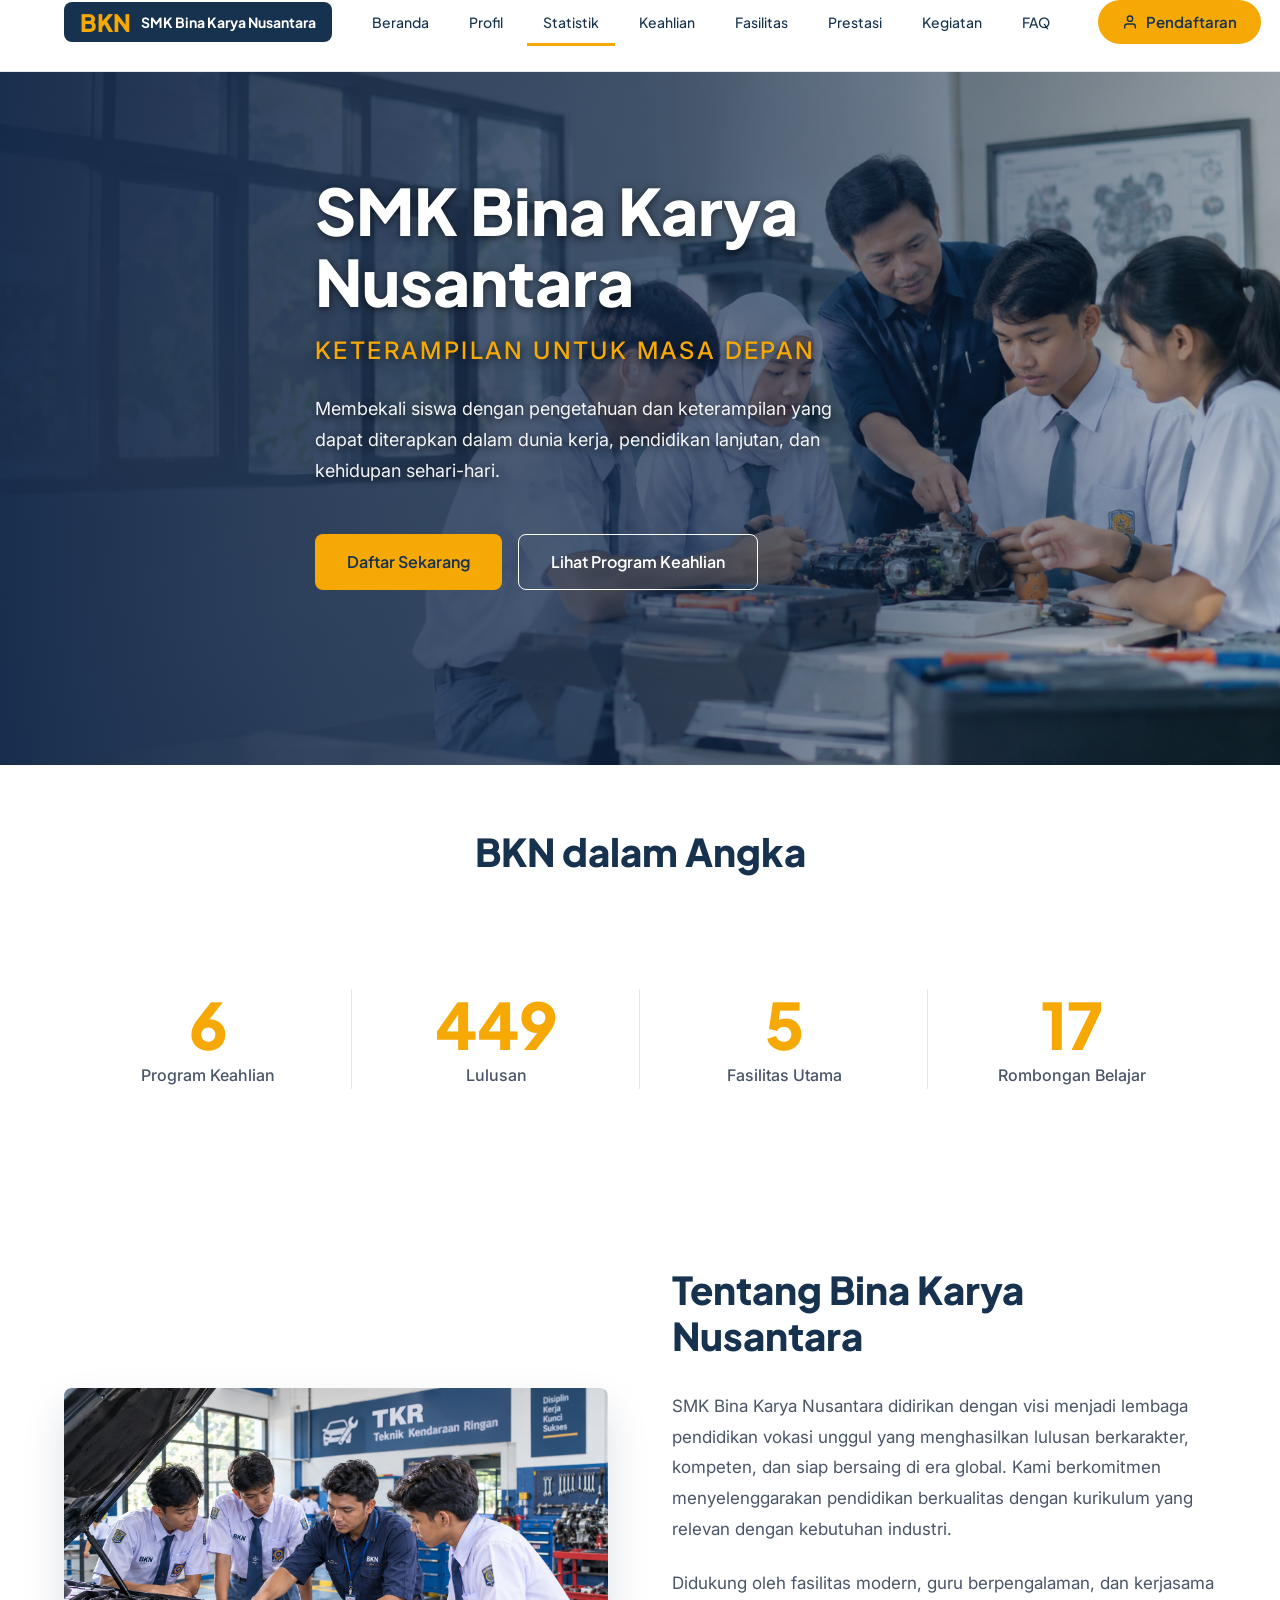
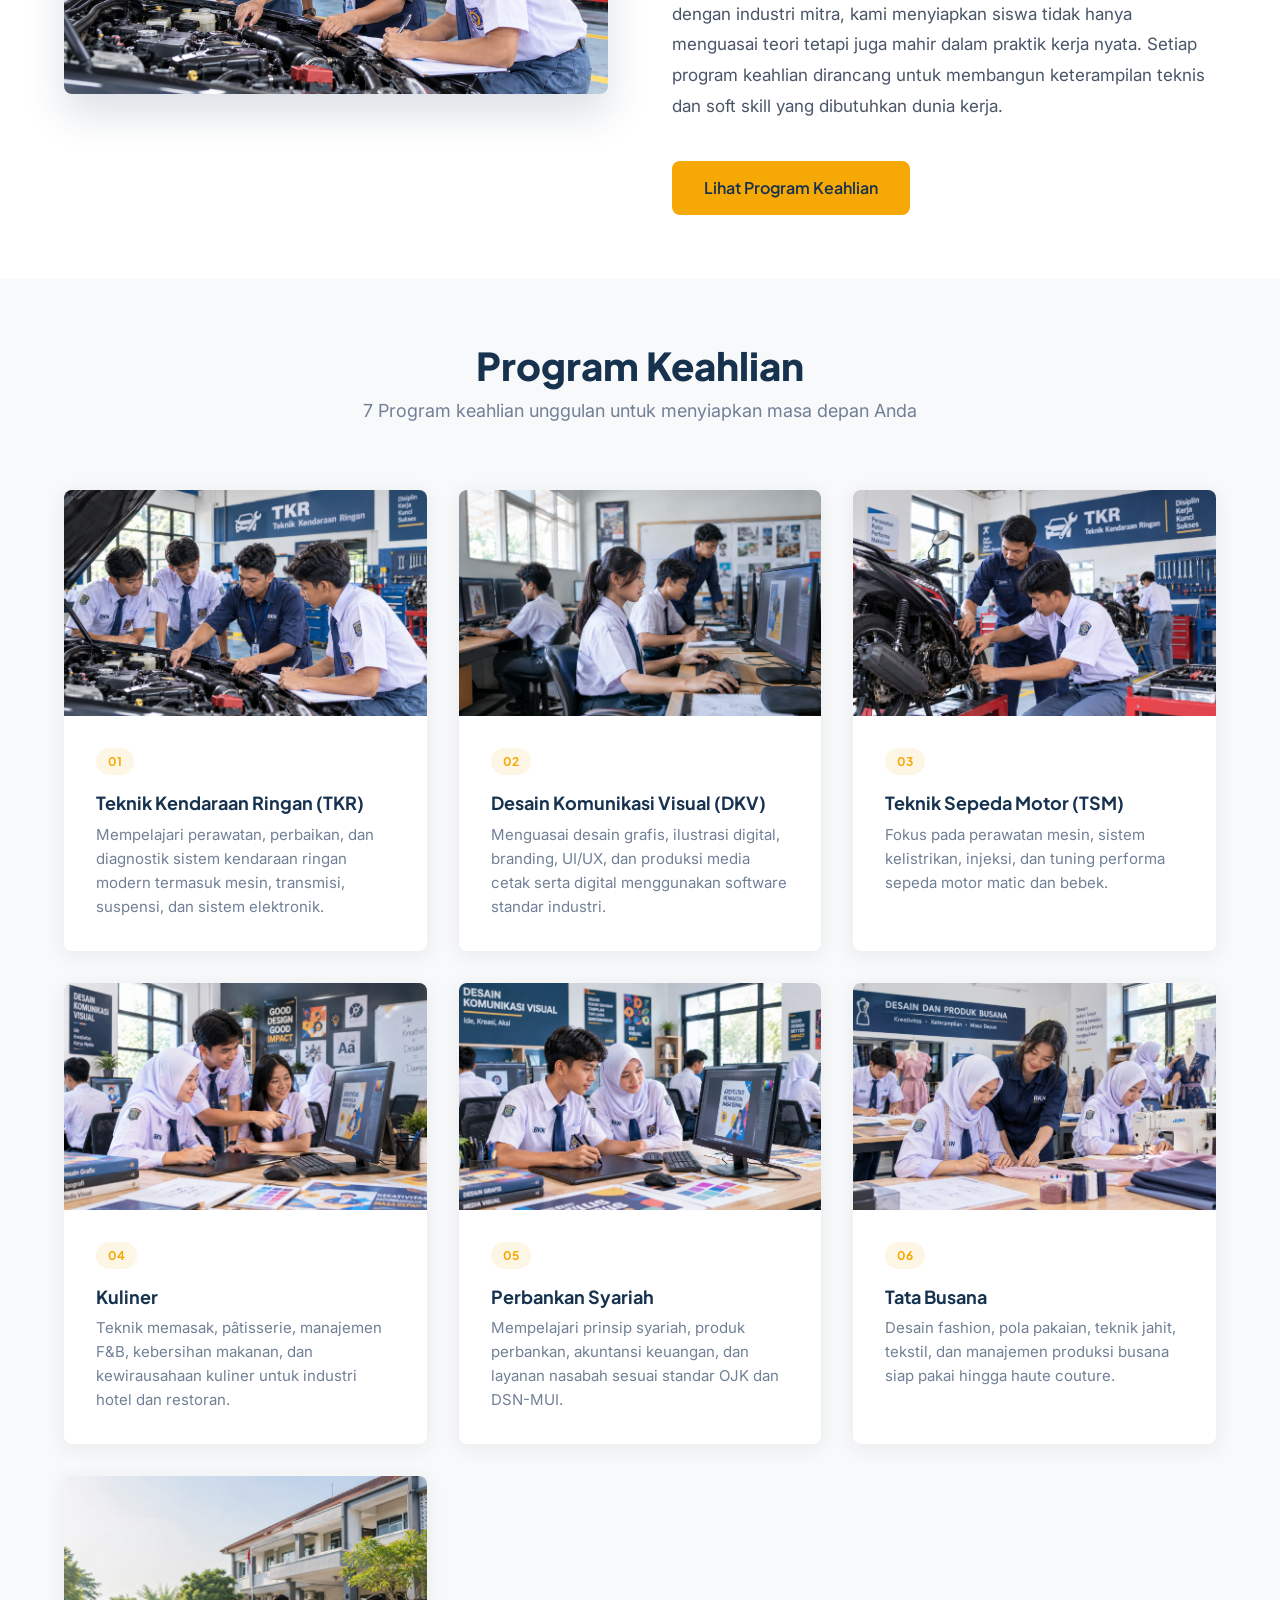
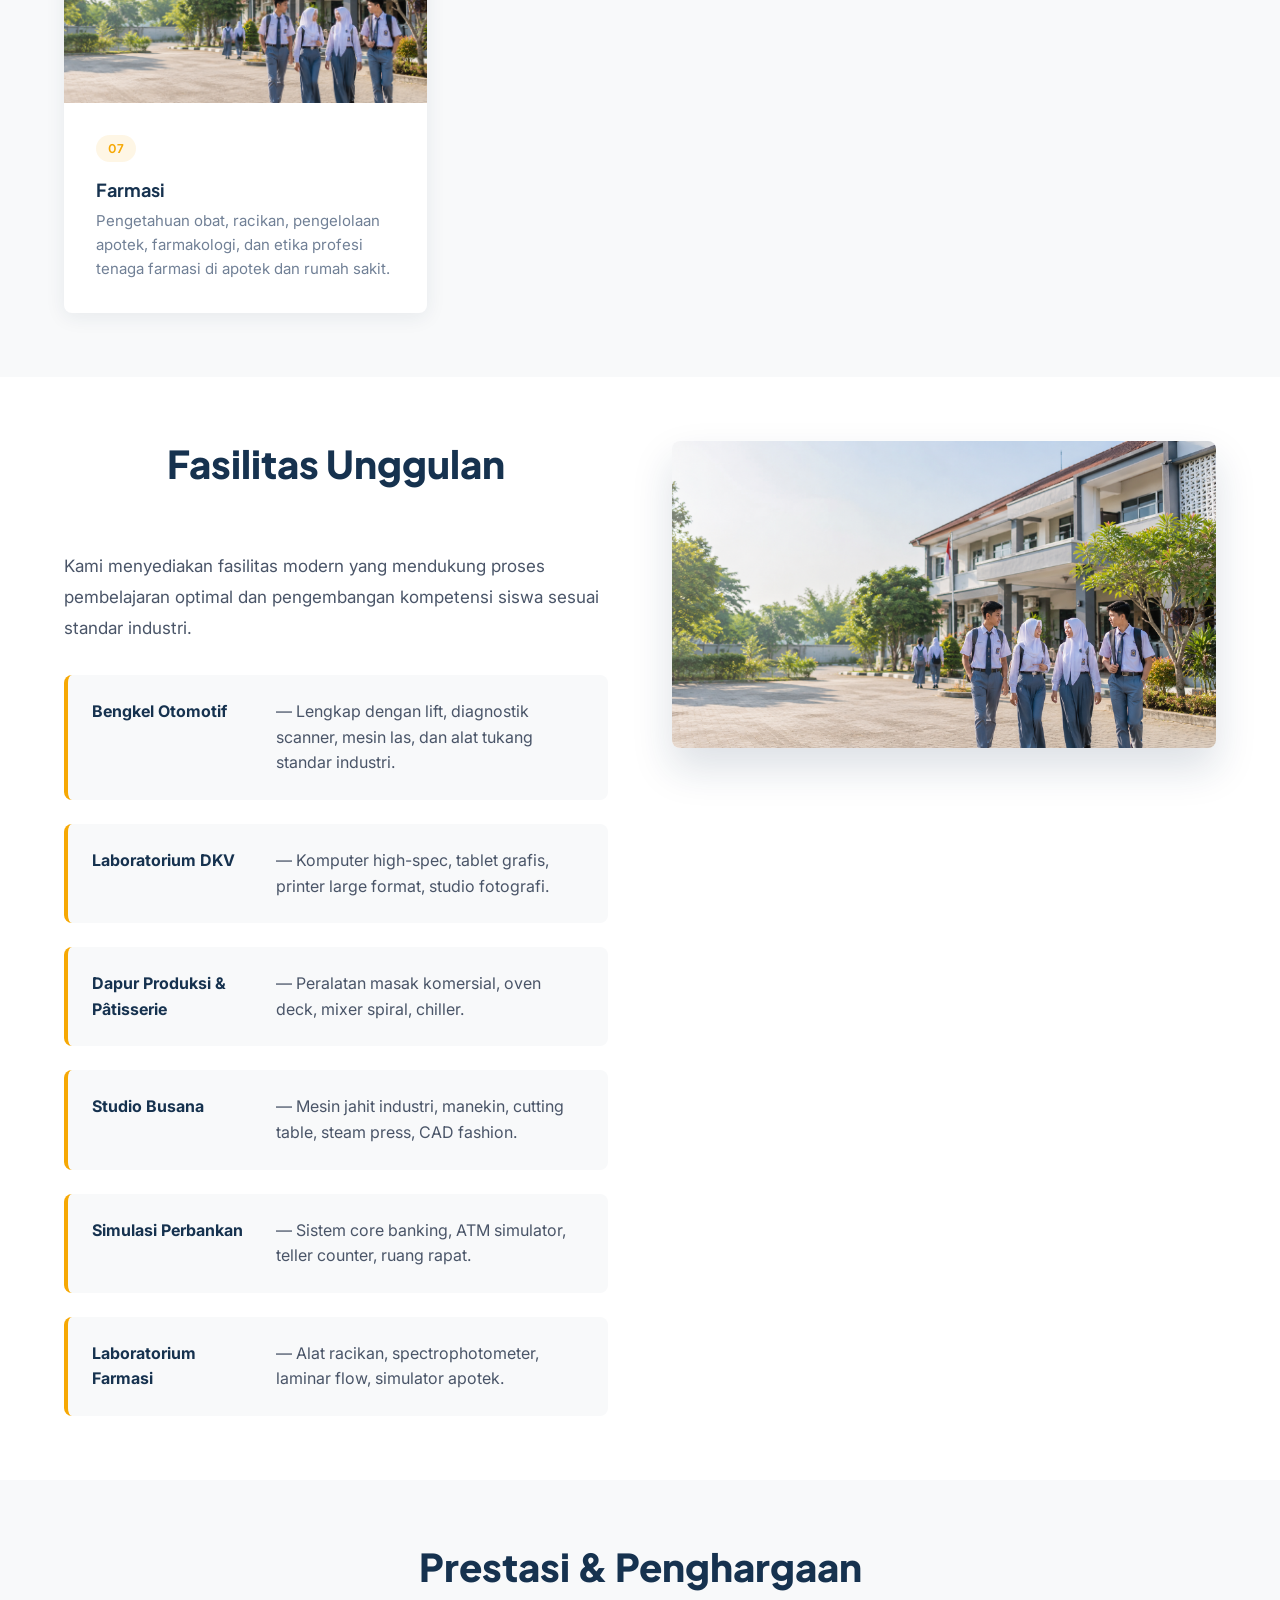
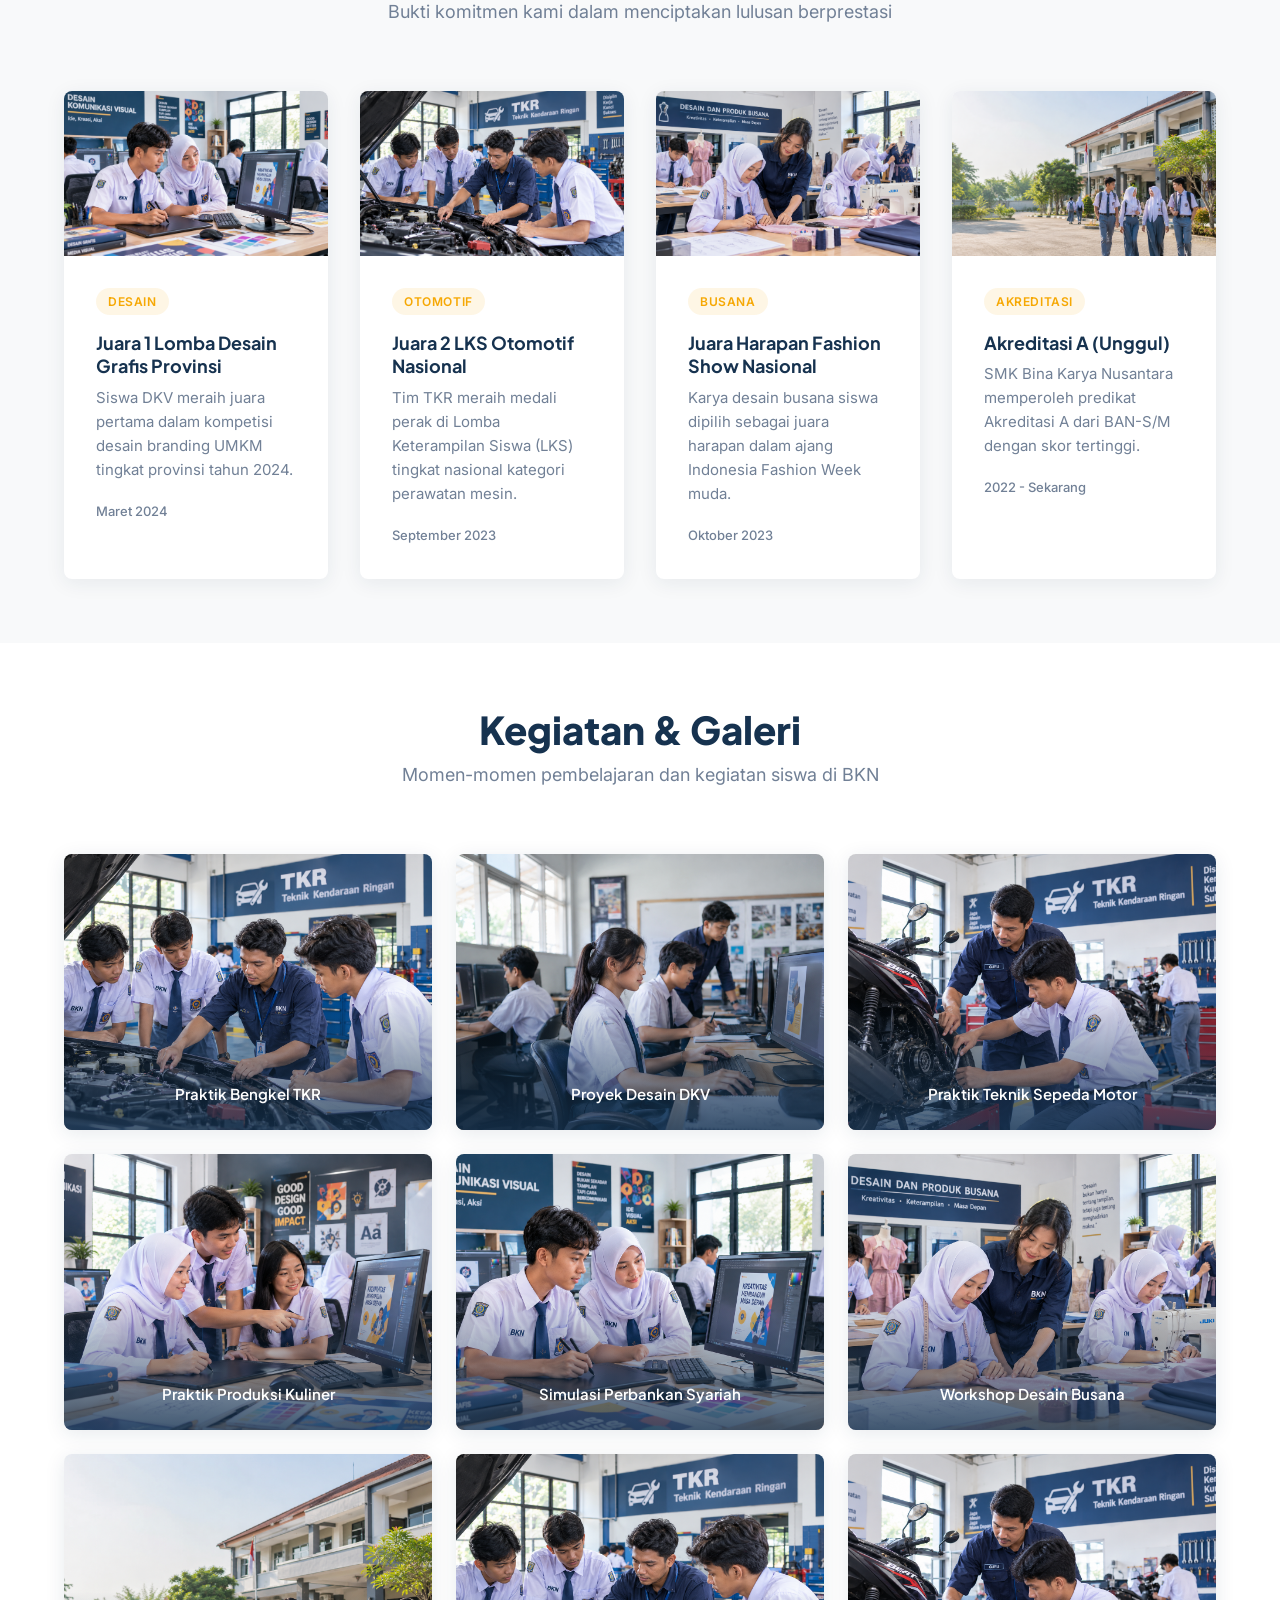
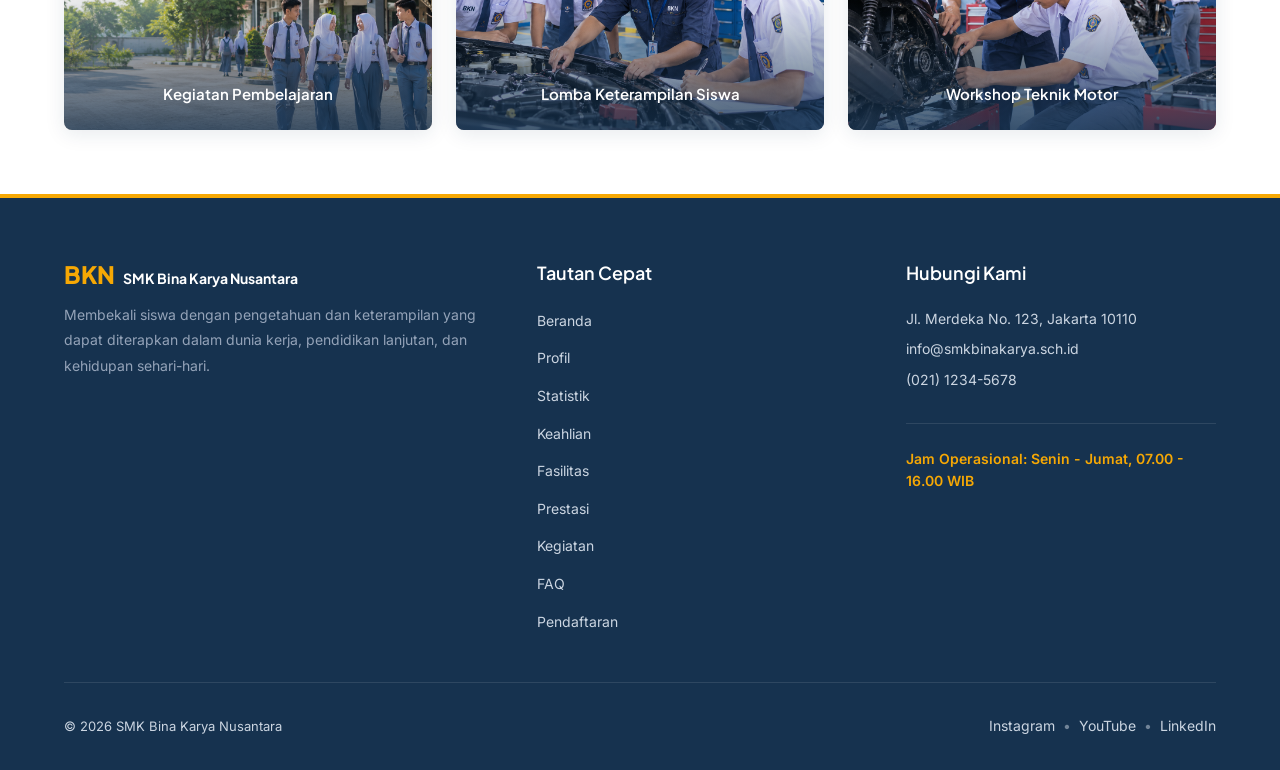
<file: index.html>
<!DOCTYPE html>
<html lang="id">
<head>
  <meta charset="UTF-8">
  <meta name="viewport" content="width=device-width, initial-scale=1.0">
  <meta name="description" content="SMK Bina Karya Nusantara — Pendidikan vokasi unggul dengan 7 program keahlian.">
  <title>SMK Bina Karya Nusantara</title>
  <link rel="preconnect" href="https://fonts.googleapis.com">
  <link rel="preconnect" href="https://fonts.gstatic.com" crossorigin>
  <link href="https://fonts.googleapis.com/css2?family=Inter:wght@400;500;600&family=Plus+Jakarta+Sans:wght@500;600;700;800&display=swap" rel="stylesheet">
  <link rel="stylesheet" href="style.css">
</head>
<body>

  <svg style="display:none;" aria-hidden="true">
    <defs>
      <symbol id="icon-menu" viewBox="0 0 24 24" fill="none" stroke="currentColor" stroke-width="2" stroke-linecap="round" stroke-linejoin="round"><line x1="3" y1="6" x2="21" y2="6"/><line x1="3" y1="12" x2="21" y2="12"/><line x1="3" y1="18" x2="21" y2="18"/></symbol>
      <symbol id="icon-user" viewBox="0 0 24 24" fill="none" stroke="currentColor" stroke-width="2" stroke-linecap="round" stroke-linejoin="round"><path d="M20 21v-2a4 4 0 0 0-4-4H8a4 4 0 0 0-4 4v2"/><circle cx="12" cy="7" r="4"/></symbol>
      <symbol id="icon-close" viewBox="0 0 24 24" fill="none" stroke="currentColor" stroke-width="2" stroke-linecap="round" stroke-linejoin="round"><line x1="18" y1="6" x2="6" y2="18"/><line x1="6" y1="6" x2="18" y2="18"/></symbol>
    </defs>
  </svg>

  <header class="site-header">
    <div class="container">
      <nav class="navbar" id="navbar" role="navigation" aria-label="Navigasi utama">
        <div class="navbar__brand">
          <span class="logo-bkn">BKN</span>
          <span class="logo-text">SMK Bina Karya Nusantara</span>
        </div>

        <button type="button" class="navbar__toggle" id="navbarToggle" aria-label="Buka menu navigasi" aria-expanded="false" aria-controls="navbar-menu">
          <span class="hamburger" aria-hidden="true"></span>
        </button>

        <ul class="navbar__menu" id="navbar-menu" role="menubar">
          <li role="none"><a href="#beranda" class="nav-link active" data-nav="beranda" role="menuitem">Beranda</a></li>
          <li role="none"><a href="#profil" class="nav-link" data-nav="profil" role="menuitem">Profil</a></li>
          <li role="none"><a href="#statistik" class="nav-link" data-nav="statistik" role="menuitem">Statistik</a></li>
          <li role="none"><a href="#keahlian" class="nav-link" data-nav="keahlian" role="menuitem">Keahlian</a></li>
          <li role="none"><a href="#fasilitas" class="nav-link" data-nav="fasilitas" role="menuitem">Fasilitas</a></li>
          <li role="none"><a href="#prestasi" class="nav-link" data-nav="prestasi" role="menuitem">Prestasi</a></li>
          <li role="none"><a href="#kegiatan" class="nav-link" data-nav="kegiatan" role="menuitem">Kegiatan</a></li>
          <li role="none"><a href="#faq" class="nav-link" data-nav="faq" role="menuitem">FAQ</a></li>
          <li role="none" class="navbar__cta-wrapper">
            <a href="pendaftaran.html" class="btn btn--gold navbar__cta" role="menuitem">
              <svg class="icon icon--sm" aria-hidden="true"><use href="#icon-user"></use></svg>
              Pendaftaran
            </a>
          </li>
        </ul>
      </nav>
    </div>
  </header>

  <main id="main-content">
    <section class="hero" id="beranda" aria-labelledby="hero-title">
      <div class="hero__bg" aria-hidden="true">
        <img src="hero.jpg" alt="" loading="eager" onerror="this.style.display='none'">
        <div class="hero__overlay"></div>
      </div>
      <div class="container">
        <div class="hero__content">
          <h1 id="hero-title" class="hero__title">SMK Bina Karya Nusantara</h1>
          <p class="hero__subtitle">Keterampilan untuk Masa Depan</p>
          <p class="hero__desc">Membekali siswa dengan pengetahuan dan keterampilan yang dapat diterapkan dalam dunia kerja, pendidikan lanjutan, dan kehidupan sehari-hari.</p>
          <div class="hero__actions">
            <a href="pendaftaran.html" class="btn btn--gold btn--lg">Daftar Sekarang</a>
            <a href="#keahlian" class="btn btn--outline-white btn--lg">Lihat Program Keahlian</a>
          </div>
        </div>
      </div>
    </section>

<section class="stats" id="statistik" aria-labelledby="stats-title">
      <div class="container">
        <header class="section-header">
          <h2 id="stats-title" class="section__title">BKN dalam Angka</h2>
        </header>
        <div class="stats__grid">
          <div class="stat-card">
            <div class="stat-card__num" data-target="7">0</div>
            <p class="stat-card__label">Program Keahlian</p>
          </div>
          <div class="stat-card">
            <div class="stat-card__num" data-target="450">0</div>
            <p class="stat-card__label">Lulusan</p>
          </div>
          <div class="stat-card">
            <div class="stat-card__num" data-target="6">0</div>
            <p class="stat-card__label">Fasilitas Utama</p>
          </div>
          <div class="stat-card">
            <div class="stat-card__num" data-target="18">0</div>
            <p class="stat-card__label">Rombongan Belajar</p>
          </div>
        </div>
      </div>
    </section>

    <section class="profil" id="profil" aria-labelledby="profil-title">
      <div class="container">
        <div class="profil__grid">
          <div class="profil__image">
            <img src="bengkel-tkr.png" alt="Bengkel TKR SMK Bina Karya Nusantara" loading="lazy" onerror="this.style.display='none'">
          </div>
          <div class="profil__content">
            <header class="section-header">
              <h2 id="profil-title" class="section__title">Tentang Bina Karya Nusantara</h2>
            </header>
            <p class="profil__desc">SMK Bina Karya Nusantara didirikan dengan visi menjadi lembaga pendidikan vokasi unggul yang menghasilkan lulusan berkarakter, kompeten, dan siap bersaing di era global. Kami berkomitmen menyelenggarakan pendidikan berkualitas dengan kurikulum yang relevan dengan kebutuhan industri.</p>
            <p class="profil__desc">Didukung oleh fasilitas modern, guru berpengalaman, dan kerjasama dengan industri mitra, kami menyiapkan siswa tidak hanya menguasai teori tetapi juga mahir dalam praktik kerja nyata. Setiap program keahlian dirancang untuk membangun keterampilan teknis dan soft skill yang dibutuhkan dunia kerja.</p>
            <a href="#keahlian" class="btn btn--gold btn--lg">Lihat Program Keahlian</a>
          </div>
        </div>
      </div>
    </section>

    <section class="keahlian" id="keahlian" aria-labelledby="keahlian-title">
      <div class="container">
        <header class="section-header">
          <h2 id="keahlian-title" class="section__title">Program Keahlian</h2>
          <p class="section__subtitle">7 Program keahlian unggulan untuk menyiapkan masa depan Anda</p>
        </header>
        <div class="keahlian__grid">
          <article class="keahlian-card">
            <div class="keahlian-card__image">
              <img src="bengkel-tkr.png" alt="Teknik Kendaraan Ringan" loading="lazy" onerror="this.style.display='none'">
            </div>
            <div class="keahlian-card__content">
              <span class="keahlian-card__num">01</span>
              <h3 class="keahlian-card__title">Teknik Kendaraan Ringan (TKR)</h3>
              <p class="keahlian-card__desc">Mempelajari perawatan, perbaikan, dan diagnostik sistem kendaraan ringan modern termasuk mesin, transmisi, suspensi, dan sistem elektronik.</p>
            </div>
          </article>

          <article class="keahlian-card">
            <div class="keahlian-card__image">
              <img src="dkv.jpg" alt="Desain Komunikasi Visual" loading="lazy" onerror="this.style.display='none'">
            </div>
            <div class="keahlian-card__content">
              <span class="keahlian-card__num">02</span>
              <h3 class="keahlian-card__title">Desain Komunikasi Visual (DKV)</h3>
              <p class="keahlian-card__desc">Menguasai desain grafis, ilustrasi digital, branding, UI/UX, dan produksi media cetak serta digital menggunakan software standar industri.</p>
            </div>
          </article>

          <article class="keahlian-card">
            <div class="keahlian-card__image">
              <img src="Hands-On Motorcycle Training Workshop.png" alt="Teknik Sepeda Motor" loading="lazy" onerror="this.style.display='none'">
            </div>
            <div class="keahlian-card__content">
              <span class="keahlian-card__num">03</span>
              <h3 class="keahlian-card__title">Teknik Sepeda Motor (TSM)</h3>
              <p class="keahlian-card__desc">Fokus pada perawatan mesin, sistem kelistrikan, injeksi, dan tuning performa sepeda motor matic dan bebek.</p>
            </div>
          </article>

          <article class="keahlian-card">
            <div class="keahlian-card__image">
              <img src="Collaborative Graphic Design Classroom.png" alt="Kuliner" loading="lazy" onerror="this.style.display='none'">
            </div>
            <div class="keahlian-card__content">
              <span class="keahlian-card__num">04</span>
              <h3 class="keahlian-card__title">Kuliner</h3>
              <p class="keahlian-card__desc">Teknik memasak, pâtisserie, manajemen F&B, kebersihan makanan, dan kewirausahaan kuliner untuk industri hotel dan restoran.</p>
            </div>
          </article>

          <article class="keahlian-card">
            <div class="keahlian-card__image">
              <img src="kelas-dkv.png" alt="Perbankan Syariah" loading="lazy" onerror="this.style.display='none'">
            </div>
            <div class="keahlian-card__content">
              <span class="keahlian-card__num">05</span>
              <h3 class="keahlian-card__title">Perbankan Syariah</h3>
              <p class="keahlian-card__desc">Mempelajari prinsip syariah, produk perbankan, akuntansi keuangan, dan layanan nasabah sesuai standar OJK dan DSN-MUI.</p>
            </div>
          </article>

          <article class="keahlian-card">
            <div class="keahlian-card__image">
              <img src="Fashion Design Classroom Workshop.png" alt="Busana" loading="lazy" onerror="this.style.display='none'">
            </div>
            <div class="keahlian-card__content">
              <span class="keahlian-card__num">06</span>
              <h3 class="keahlian-card__title">Tata Busana</h3>
              <p class="keahlian-card__desc">Desain fashion, pola pakaian, teknik jahit, tekstil, dan manajemen produksi busana siap pakai hingga haute couture.</p>
            </div>
          </article>

          <article class="keahlian-card">
            <div class="keahlian-card__image">
              <img src="pembelajaran.jpg" alt="Farmasi" loading="lazy" onerror="this.style.display='none'">
            </div>
            <div class="keahlian-card__content">
              <span class="keahlian-card__num">07</span>
              <h3 class="keahlian-card__title">Farmasi</h3>
              <p class="keahlian-card__desc">Pengetahuan obat, racikan, pengelolaan apotek, farmakologi, dan etika profesi tenaga farmasi di apotek dan rumah sakit.</p>
            </div>
          </article>
        </div>
      </div>
    </section>

    <section class="fasilitas" id="fasilitas" aria-labelledby="fasilitas-title">
      <div class="container">
        <div class="fasilitas__grid">
          <div class="fasilitas__content">
            <header class="section-header">
              <h2 id="fasilitas-title" class="section__title">Fasilitas Unggulan</h2>
            </header>
            <p class="fasilitas__desc">Kami menyediakan fasilitas modern yang mendukung proses pembelajaran optimal dan pengembangan kompetensi siswa sesuai standar industri.</p>
            <ul class="fasilitas__list">
              <li><strong>Bengkel Otomotif</strong> — Lengkap dengan lift, diagnostik scanner, mesin las, dan alat tukang standar industri.</li>
              <li><strong>Laboratorium DKV</strong> — Komputer high-spec, tablet grafis, printer large format, studio fotografi.</li>
              <li><strong>Dapur Produksi & Pâtisserie</strong> — Peralatan masak komersial, oven deck, mixer spiral, chiller.</li>
              <li><strong>Studio Busana</strong> — Mesin jahit industri, manekin, cutting table, steam press, CAD fashion.</li>
              <li><strong>Simulasi Perbankan</strong> — Sistem core banking, ATM simulator, teller counter, ruang rapat.</li>
              <li><strong>Laboratorium Farmasi</strong> — Alat racikan, spectrophotometer, laminar flow, simulator apotek.</li>
            </ul>
          </div>
          <div class="fasilitas__image">
            <img src="pembelajaran.jpg" alt="Ruang pembelajaran SMK Bina Karya Nusantara" loading="lazy" onerror="this.style.display='none'">
          </div>
        </div>
      </div>
    </section>

    <section class="prestasi" id="prestasi" aria-labelledby="prestasi-title">
      <div class="container">
        <header class="section-header">
          <h2 id="prestasi-title" class="section__title">Prestasi & Penghargaan</h2>
          <p class="section__subtitle">Bukti komitmen kami dalam menciptakan lulusan berprestasi</p>
        </header>
        <div class="prestasi__grid">
          <article class="prestasi-card">
            <div class="prestasi-card__image">
              <img src="kelas-dkv.png" alt="Juara Lomba DKV Tingkat Provinsi" loading="lazy" onerror="this.style.display='none'">
            </div>
            <div class="prestasi-card__content">
              <span class="prestasi-card__category">Desain</span>
              <h3 class="prestasi-card__title">Juara 1 Lomba Desain Grafis Provinsi</h3>
              <p class="prestasi-card__desc">Siswa DKV meraih juara pertama dalam kompetisi desain branding UMKM tingkat provinsi tahun 2024.</p>
              <time class="prestasi-card__date">Maret 2024</time>
            </div>
          </article>

          <article class="prestasi-card">
            <div class="prestasi-card__image">
              <img src="bengkel-tkr.png" alt="Juara Lomba Keterampilan Otomotif" loading="lazy" onerror="this.style.display='none'">
            </div>
            <div class="prestasi-card__content">
              <span class="prestasi-card__category">Otomotif</span>
              <h3 class="prestasi-card__title">Juara 2 LKS Otomotif Nasional</h3>
              <p class="prestasi-card__desc">Tim TKR meraih medali perak di Lomba Keterampilan Siswa (LKS) tingkat nasional kategori perawatan mesin.</p>
              <time class="prestasi-card__date">September 2023</time>
            </div>
          </article>

          <article class="prestasi-card">
            <div class="prestasi-card__image">
              <img src="Fashion Design Classroom Workshop.png" alt="Juara Lomba Fashion" loading="lazy" onerror="this.style.display='none'">
            </div>
            <div class="prestasi-card__content">
              <span class="prestasi-card__category">Busana</span>
              <h3 class="prestasi-card__title">Juara Harapan Fashion Show Nasional</h3>
              <p class="prestasi-card__desc">Karya desain busana siswa dipilih sebagai juara harapan dalam ajang Indonesia Fashion Week muda.</p>
              <time class="prestasi-card__date">Oktober 2023</time>
            </div>
          </article>

          <article class="prestasi-card">
            <div class="prestasi-card__image">
              <img src="pembelajaran.jpg" alt="Akreditasi A" loading="lazy" onerror="this.style.display='none'">
            </div>
            <div class="prestasi-card__content">
              <span class="prestasi-card__category">Akreditasi</span>
              <h3 class="prestasi-card__title">Akreditasi A (Unggul)</h3>
              <p class="prestasi-card__desc">SMK Bina Karya Nusantara memperoleh predikat Akreditasi A dari BAN-S/M dengan skor tertinggi.</p>
              <time class="prestasi-card__date">2022 - Sekarang</time>
            </div>
          </article>
        </div>
      </div>
    </section>

    <section class="kegiatan" id="kegiatan" aria-labelledby="kegiatan-title">
      <div class="container">
        <header class="section-header">
          <h2 id="kegiatan-title" class="section__title">Kegiatan & Galeri</h2>
          <p class="section__subtitle">Momen-momen pembelajaran dan kegiatan siswa di BKN</p>
        </header>
        <div class="kegiatan__grid">
          <figure class="kegiatan-card">
            <img src="bengkel-tkr.png" alt="Praktik bengkel TKR" loading="lazy" onerror="this.style.display='none'">
            <figcaption class="kegiatan-card__caption">Praktik Bengkel TKR</figcaption>
          </figure>
          <figure class="kegiatan-card">
            <img src="dkv.jpg" alt="Kelas DKV" loading="lazy" onerror="this.style.display='none'">
            <figcaption class="kegiatan-card__caption">Proyek Desain DKV</figcaption>
          </figure>
          <figure class="kegiatan-card">
            <img src="Hands-On Motorcycle Training Workshop.png" alt="Praktik TSM" loading="lazy" onerror="this.style.display='none'">
            <figcaption class="kegiatan-card__caption">Praktik Teknik Sepeda Motor</figcaption>
          </figure>
          <figure class="kegiatan-card">
            <img src="Collaborative Graphic Design Classroom.png" alt="Praktik Kuliner" loading="lazy" onerror="this.style.display='none'">
            <figcaption class="kegiatan-card__caption">Praktik Produksi Kuliner</figcaption>
          </figure>
          <figure class="kegiatan-card">
            <img src="kelas-dkv.png" alt="Kelas Perbankan" loading="lazy" onerror="this.style.display='none'">
            <figcaption class="kegiatan-card__caption">Simulasi Perbankan Syariah</figcaption>
          </figure>
          <figure class="kegiatan-card">
            <img src="Fashion Design Classroom Workshop.png" alt="Praktik Busana" loading="lazy" onerror="this.style.display='none'">
            <figcaption class="kegiatan-card__caption">Workshop Desain Busana</figcaption>
          </figure>
          <figure class="kegiatan-card">
            <img src="pembelajaran.jpg" alt="Kegiatan pembelajaran" loading="lazy" onerror="this.style.display='none'">
            <figcaption class="kegiatan-card__caption">Kegiatan Pembelajaran</figcaption>
          </figure>
          <figure class="kegiatan-card">
            <img src="bengkel-tkr.png" alt="Lomba keterampilan" loading="lazy" onerror="this.style.display='none'">
            <figcaption class="kegiatan-card__caption">Lomba Keterampilan Siswa</figcaption>
          </figure>
          <figure class="kegiatan-card">
            <img src="Hands-On Motorcycle Training Workshop.png" alt="Workshop motor" loading="lazy" onerror="this.style.display='none'">
            <figcaption class="kegiatan-card__caption">Workshop Teknik Motor</figcaption>
          </figure>
        </div>
      </div>
    </section>
  </main>

  <footer class="site-footer">
    <div class="container">
      <div class="footer__grid">
        <div class="footer__col footer__brand-col">
          <div class="footer__logo">
            <span class="logo-bkn">BKN</span>
            <span class="logo-text">SMK Bina Karya Nusantara</span>
          </div>
          <p class="footer__desc">Membekali siswa dengan pengetahuan dan keterampilan yang dapat diterapkan dalam dunia kerja, pendidikan lanjutan, dan kehidupan sehari-hari.</p>
        </div>

        <div class="footer__col footer__links-col">
          <h3 class="footer__col-title">Tautan Cepat</h3>
          <ul class="footer__nav-list">
            <li><a href="#beranda" class="footer__nav-link">Beranda</a></li>
            <li><a href="#profil" class="footer__nav-link">Profil</a></li>
            <li><a href="#statistik" class="footer__nav-link">Statistik</a></li>
            <li><a href="#keahlian" class="footer__nav-link">Keahlian</a></li>
            <li><a href="#fasilitas" class="footer__nav-link">Fasilitas</a></li>
            <li><a href="#prestasi" class="footer__nav-link">Prestasi</a></li>
            <li><a href="#kegiatan" class="footer__nav-link">Kegiatan</a></li>
            <li><a href="#faq" class="footer__nav-link">FAQ</a></li>
            <li><a href="pendaftaran.html" class="footer__nav-link">Pendaftaran</a></li>
          </ul>
        </div>

        <div class="footer__col footer__contact-col">
          <h3 class="footer__col-title">Hubungi Kami</h3>
          <p class="footer__contact-text">Jl. Merdeka No. 123, Jakarta 10110</p>
          <p class="footer__contact-text">info@smkbinakarya.sch.id</p>
          <p class="footer__contact-text">(021) 1234-5678</p>
          <div class="footer__divider"></div>
          <p class="footer__contact-text footer__gold-text">Jam Operasional: Senin - Jumat, 07.00 - 16.00 WIB</p>
        </div>
      </div>

      <div class="footer__bottom">
        <p class="footer__copyright">&copy; 2026 SMK Bina Karya Nusantara</p>
        <div class="footer__social">
          <a href="#" class="footer__social-link">Instagram</a>
          <span class="footer__social-sep">•</span>
          <a href="#" class="footer__social-link">YouTube</a>
          <span class="footer__social-sep">•</span>
          <a href="#" class="footer__social-link">LinkedIn</a>
        </div>
      </div>
    </div>
  </footer>

  <script src="script.js"></script>
</body>
</html>
</file>
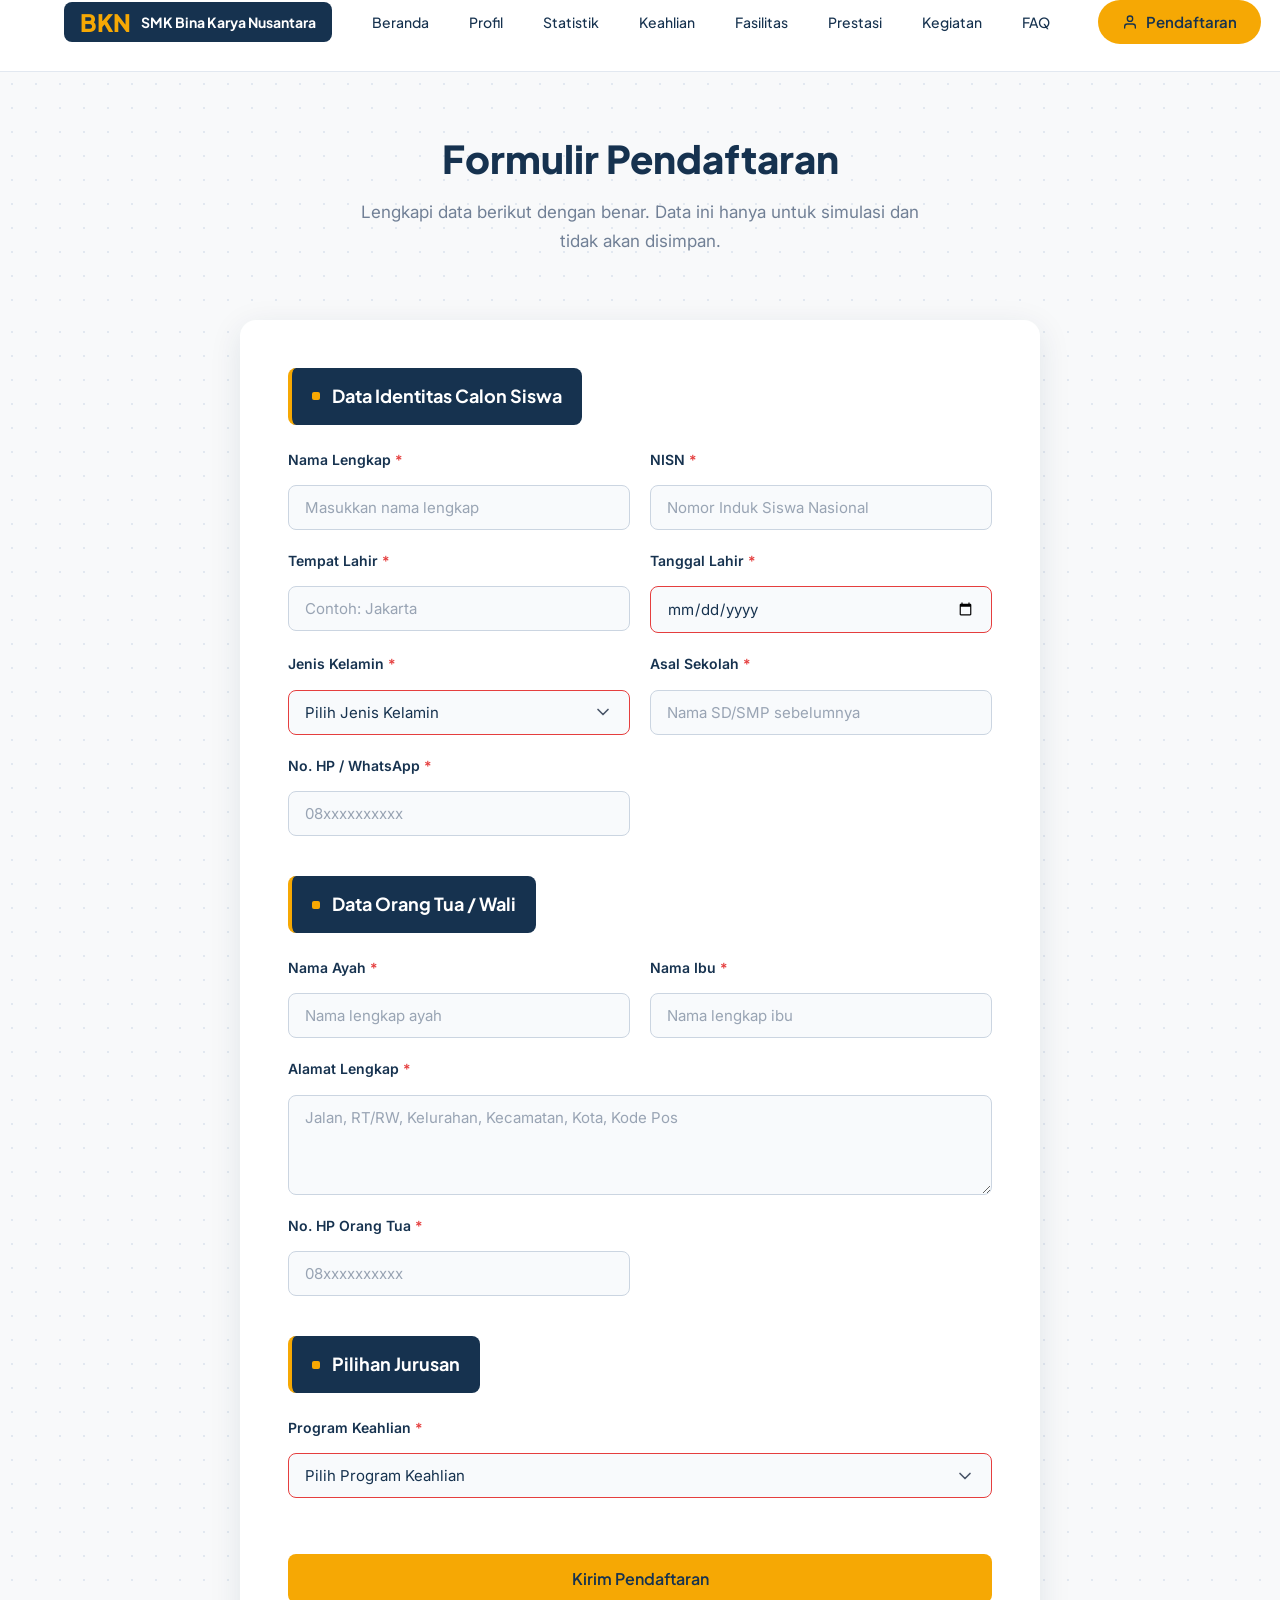
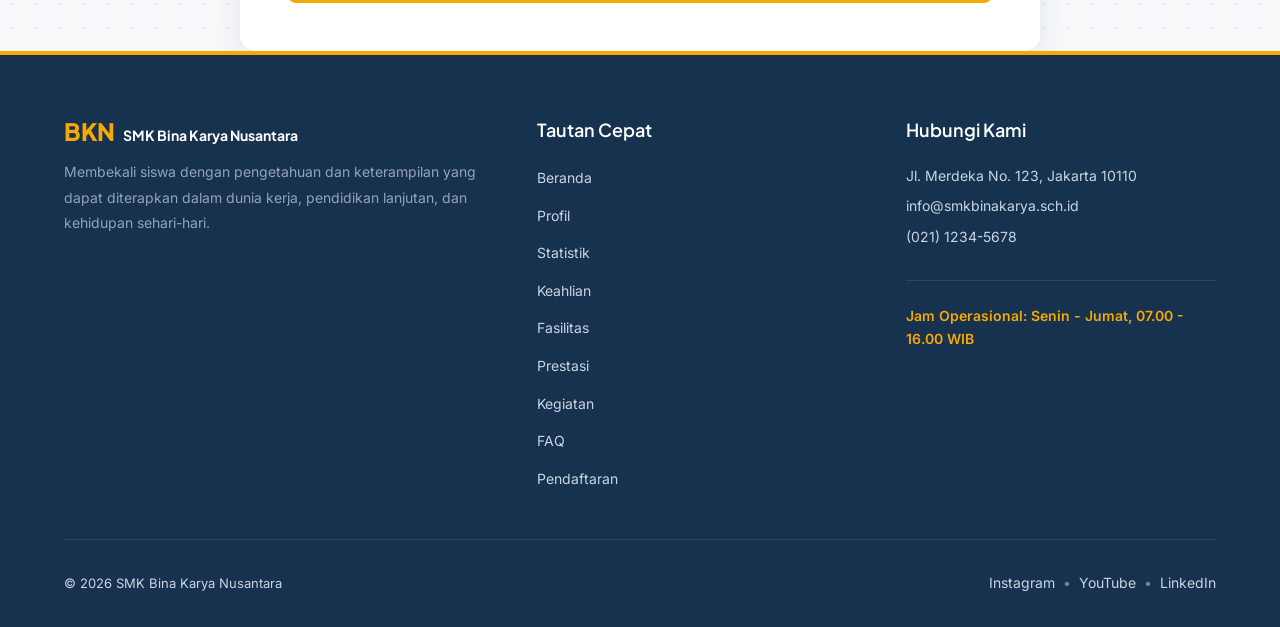
<file: pendaftaran.html>
<!DOCTYPE html>
<html lang="id">
<head>
  <meta charset="UTF-8">
  <meta name="viewport" content="width=device-width, initial-scale=1.0">
  <meta name="description" content="Formulir Pendaftaran SMK Bina Karya Nusantara — Mode simulasi.">
  <title>Formulir Pendaftaran | SMK Bina Karya Nusantara</title>
  <link rel="preconnect" href="https://fonts.googleapis.com">
  <link rel="preconnect" href="https://fonts.gstatic.com" crossorigin>
  <link href="https://fonts.googleapis.com/css2?family=Inter:wght@400;500;600&family=Plus+Jakarta+Sans:wght@500;600;700;800&display=swap" rel="stylesheet">
  <link rel="stylesheet" href="style.css">
</head>
<body>

  <svg style="display:none;" aria-hidden="true">
    <defs>
      <symbol id="icon-menu" viewBox="0 0 24 24" fill="none" stroke="currentColor" stroke-width="2" stroke-linecap="round" stroke-linejoin="round"><line x1="3" y1="6" x2="21" y2="6"/><line x1="3" y1="12" x2="21" y2="12"/><line x1="3" y1="18" x2="21" y2="18"/></symbol>
      <symbol id="icon-user" viewBox="0 0 24 24" fill="none" stroke="currentColor" stroke-width="2" stroke-linecap="round" stroke-linejoin="round"><path d="M20 21v-2a4 4 0 0 0-4-4H8a4 4 0 0 0-4 4v2"/><circle cx="12" cy="7" r="4"/></symbol>
      <symbol id="icon-close" viewBox="0 0 24 24" fill="none" stroke="currentColor" stroke-width="2" stroke-linecap="round" stroke-linejoin="round"><line x1="18" y1="6" x2="6" y2="18"/><line x1="6" y1="6" x2="18" y2="18"/></symbol>
      <symbol id="icon-check" viewBox="0 0 24 24" fill="none" stroke="currentColor" stroke-width="2" stroke-linecap="round" stroke-linejoin="round"><polyline points="20 6 9 17 4 12"/></symbol>
    </defs>
  </svg>

  <header class="site-header">
    <div class="container">
      <nav class="navbar" id="navbar" role="navigation" aria-label="Navigasi utama">
        <div class="navbar__brand">
          <span class="logo-bkn">BKN</span>
          <span class="logo-text">SMK Bina Karya Nusantara</span>
        </div>

        <button type="button" class="navbar__toggle" id="navbarToggle" aria-label="Buka menu navigasi" aria-expanded="false" aria-controls="navbar-menu">
          <span class="hamburger" aria-hidden="true"></span>
        </button>

        <ul class="navbar__menu" id="navbar-menu" role="menubar">
          <li role="none"><a href="index.html#beranda" class="nav-link" data-nav="beranda" role="menuitem">Beranda</a></li>
          <li role="none"><a href="index.html#profil" class="nav-link" data-nav="profil" role="menuitem">Profil</a></li>
          <li role="none"><a href="index.html#statistik" class="nav-link" data-nav="statistik" role="menuitem">Statistik</a></li>
          <li role="none"><a href="index.html#keahlian" class="nav-link" data-nav="keahlian" role="menuitem">Keahlian</a></li>
          <li role="none"><a href="index.html#fasilitas" class="nav-link" data-nav="fasilitas" role="menuitem">Fasilitas</a></li>
          <li role="none"><a href="index.html#prestasi" class="nav-link" data-nav="prestasi" role="menuitem">Prestasi</a></li>
          <li role="none"><a href="index.html#kegiatan" class="nav-link" data-nav="kegiatan" role="menuitem">Kegiatan</a></li>
          <li role="none"><a href="index.html#faq" class="nav-link" data-nav="faq" role="menuitem">FAQ</a></li>
          <li role="none" class="navbar__cta-wrapper">
            <a href="pendaftaran.html" class="btn btn--gold navbar__cta" role="menuitem">
              <svg class="icon icon--sm" aria-hidden="true"><use href="#icon-user"></use></svg>
              Pendaftaran
            </a>
          </li>
        </ul>
      </nav>
    </div>
  </header>

  <main id="main-content">
    <section class="form-hero">
      <div class="container">
        <div class="form-hero__content">
          <h1 class="form-hero__title">Formulir Pendaftaran</h1>
          <p class="form-hero__desc">Lengkapi data berikut dengan benar. Data ini hanya untuk simulasi dan tidak akan disimpan.</p>
        </div>
      </div>
    </section>

    <section class="form-section">
      <div class="container">
        <form id="registrationForm" class="form-card" novalidate>
          <fieldset class="form-group">
            <legend class="form-group__title">Data Identitas Calon Siswa</legend>
            <div class="form-grid">
              <div class="form-field">
                <label for="nama" class="form-label">Nama Lengkap <span class="required" aria-hidden="true">*</span></label>
                <input type="text" id="nama" name="nama" class="form-input" required placeholder="Masukkan nama lengkap" autocomplete="name">
              </div>
              <div class="form-field">
                <label for="nisn" class="form-label">NISN <span class="required" aria-hidden="true">*</span></label>
                <input type="text" id="nisn" name="nisn" class="form-input" required placeholder="Nomor Induk Siswa Nasional" autocomplete="off" inputmode="numeric" pattern="[0-9]{10}" title="NISN harus 10 digit angka">
              </div>
              <div class="form-field">
                <label for="tempat-lahir" class="form-label">Tempat Lahir <span class="required" aria-hidden="true">*</span></label>
                <input type="text" id="tempat-lahir" name="tempat_lahir" class="form-input" required placeholder="Contoh: Jakarta">
              </div>
              <div class="form-field">
                <label for="tanggal-lahir" class="form-label">Tanggal Lahir <span class="required" aria-hidden="true">*</span></label>
                <input type="date" id="tanggal-lahir" name="tanggal_lahir" class="form-input" required max="2010-01-01">
              </div>
              <div class="form-field">
                <label for="jenis-kelamin" class="form-label">Jenis Kelamin <span class="required" aria-hidden="true">*</span></label>
                <select id="jenis-kelamin" name="jenis_kelamin" class="form-select" required>
                  <option value="">Pilih Jenis Kelamin</option>
                  <option value="Laki-laki">Laki-laki</option>
                  <option value="Perempuan">Perempuan</option>
                </select>
              </div>
              <div class="form-field">
                <label for="asal-sekolah" class="form-label">Asal Sekolah <span class="required" aria-hidden="true">*</span></label>
                <input type="text" id="asal-sekolah" name="asal_sekolah" class="form-input" required placeholder="Nama SD/SMP sebelumnya">
              </div>
              <div class="form-field">
                <label for="no-hp" class="form-label">No. HP / WhatsApp <span class="required" aria-hidden="true">*</span></label>
                <input type="tel" id="no-hp" name="no_hp" class="form-input" required placeholder="08xxxxxxxxxx" autocomplete="tel" inputmode="tel" pattern="[0-9]{10,13}" title="Nomor HP minimal 10 digit">
              </div>
            </div>
          </fieldset>

          <fieldset class="form-group">
            <legend class="form-group__title">Data Orang Tua / Wali</legend>
            <div class="form-grid">
              <div class="form-field">
                <label for="nama-ayah" class="form-label">Nama Ayah <span class="required" aria-hidden="true">*</span></label>
                <input type="text" id="nama-ayah" name="nama_ayah" class="form-input" required placeholder="Nama lengkap ayah">
              </div>
              <div class="form-field">
                <label for="nama-ibu" class="form-label">Nama Ibu <span class="required" aria-hidden="true">*</span></label>
                <input type="text" id="nama-ibu" name="nama_ibu" class="form-input" required placeholder="Nama lengkap ibu">
              </div>
              <div class="form-field form-field--full">
                <label for="alamat" class="form-label">Alamat Lengkap <span class="required" aria-hidden="true">*</span></label>
                <textarea id="alamat" name="alamat" class="form-textarea" rows="3" required placeholder="Jalan, RT/RW, Kelurahan, Kecamatan, Kota, Kode Pos"></textarea>
              </div>
              <div class="form-field">
                <label for="no-hp-ortu" class="form-label">No. HP Orang Tua <span class="required" aria-hidden="true">*</span></label>
                <input type="tel" id="no-hp-ortu" name="no_hp_ortu" class="form-input" required placeholder="08xxxxxxxxxx" autocomplete="tel" inputmode="tel" pattern="[0-9]{10,13}" title="Nomor HP minimal 10 digit">
              </div>
            </div>
          </fieldset>

          <fieldset class="form-group">
            <legend class="form-group__title">Pilihan Jurusan</legend>
            <div class="form-grid">
              <div class="form-field form-field--full">
                <label for="jurusan" class="form-label">Program Keahlian <span class="required" aria-hidden="true">*</span></label>
                <select id="jurusan" name="jurusan" class="form-select" required>
                  <option value="">Pilih Program Keahlian</option>
                  <option value="TKR">Teknik Kendaraan Ringan (TKR)</option>
                  <option value="DKV">Desain Komunikasi Visual (DKV)</option>
                  <option value="TSM">Teknik Sepeda Motor (TSM)</option>
                  <option value="Kuliner">Kuliner</option>
                  <option value="Perbankan">Perbankan Syariah</option>
                  <option value="Busana">Tata Busana</option>
                  <option value="Farmasi">Farmasi</option>
                </select>
              </div>
            </div>
          </fieldset>

          <div class="form-actions">
            <button type="submit" class="btn btn--gold btn--lg btn--full">Kirim Pendaftaran</button>
          </div>
        </form>
      </div>
    </section>
  </main>

  <footer class="site-footer">
    <div class="container">
      <div class="footer__grid">
        <div class="footer__col footer__brand-col">
          <div class="footer__logo">
            <span class="logo-bkn">BKN</span>
            <span class="logo-text">SMK Bina Karya Nusantara</span>
          </div>
          <p class="footer__desc">Membekali siswa dengan pengetahuan dan keterampilan yang dapat diterapkan dalam dunia kerja, pendidikan lanjutan, dan kehidupan sehari-hari.</p>
        </div>

        <div class="footer__col footer__links-col">
          <h3 class="footer__col-title">Tautan Cepat</h3>
          <ul class="footer__nav-list">
            <li><a href="index.html#beranda" class="footer__nav-link">Beranda</a></li>
            <li><a href="index.html#profil" class="footer__nav-link">Profil</a></li>
            <li><a href="index.html#statistik" class="footer__nav-link">Statistik</a></li>
            <li><a href="index.html#keahlian" class="footer__nav-link">Keahlian</a></li>
            <li><a href="index.html#fasilitas" class="footer__nav-link">Fasilitas</a></li>
            <li><a href="index.html#prestasi" class="footer__nav-link">Prestasi</a></li>
            <li><a href="index.html#kegiatan" class="footer__nav-link">Kegiatan</a></li>
            <li><a href="index.html#faq" class="footer__nav-link">FAQ</a></li>
            <li><a href="pendaftaran.html" class="footer__nav-link">Pendaftaran</a></li>
          </ul>
        </div>

        <div class="footer__col footer__contact-col">
          <h3 class="footer__col-title">Hubungi Kami</h3>
          <p class="footer__contact-text">Jl. Merdeka No. 123, Jakarta 10110</p>
          <p class="footer__contact-text">info@smkbinakarya.sch.id</p>
          <p class="footer__contact-text">(021) 1234-5678</p>
          <div class="footer__divider"></div>
          <p class="footer__contact-text footer__gold-text">Jam Operasional: Senin - Jumat, 07.00 - 16.00 WIB</p>
        </div>
      </div>

      <div class="footer__bottom">
        <p class="footer__copyright">&copy; 2026 SMK Bina Karya Nusantara</p>
        <div class="footer__social">
          <a href="#" class="footer__social-link">Instagram</a>
          <span class="footer__social-sep">•</span>
          <a href="#" class="footer__social-link">YouTube</a>
          <span class="footer__social-sep">•</span>
          <a href="#" class="footer__social-link">LinkedIn</a>
        </div>
      </div>
    </div>
  </footer>

  <!-- Success Modal -->
  <div class="modal-overlay" id="modalOverlay" role="dialog" aria-modal="true" aria-labelledby="modalTitle" hidden>
    <div class="modal">
      <div class="modal__header">
        <div class="modal__icon">
          <svg class="icon icon--lg" aria-hidden="true"><use href="#icon-check"></use></svg>
        </div>
        <h2 id="modalTitle" class="modal__title">Pendaftaran Berhasil</h2>
      </div>
      <p class="modal__desc">Terima kasih telah mendaftar. Data Anda telah kami terima dalam mode simulasi.</p>
      
      <div class="modal__summary" id="modalSummary">
        <h3 class="modal__summary-title">Ringkasan Data</h3>
        <dl class="modal__summary-list">
          <div class="modal__summary-row">
            <dt>Nama Lengkap</dt>
            <dd id="summaryNama">-</dd>
          </div>
          <div class="modal__summary-row">
            <dt>Program Keahlian</dt>
            <dd id="summaryJurusan">-</dd>
          </div>
          <div class="modal__summary-row">
            <dt>No. HP</dt>
            <dd id="summaryNoHp">-</dd>
          </div>
        </dl>
      </div>

      <p class="modal__countdown">
        Halaman akan dialihkan ke Beranda dalam <strong id="countdownNumber">3</strong> detik...
      </p>

      <div class="modal__actions">
        <button type="button" class="btn btn--gold btn--lg" id="redirectBtn">Kembali Sekarang</button>
      </div>
    </div>
  </div>

  <script src="script.js"></script>
</body>
</html>
</file>
<file: style.css>
/* =====================================================
   SMK BINA KARYA NUSANTARA — style.css
   Vanilla CSS, no frameworks.
   Design System: Navy #16324F, Gold #f6a804
   Fonts: Plus Jakarta Sans (headings) / Inter (body)
   ===================================================== */

/* =====================================================
   1. DESIGN SYSTEM / CSS VARIABLES
   ===================================================== */

:root {
  /* Colors */
  --color-navy: #16324F;
  --color-gold: #f6a804;
  --color-off-white: #f8f9fa;
  --color-white: #fff;
  --color-text: #4a5568;
  --color-text-light: #718096;
  --color-border: #e2e8f0;

  /* Footer specific */
  --color-footer-text: #cbd5e1;
  --color-footer-desc: #94a3b8;
  --color-footer-gold: #f6a804;

  /* Typography */
  --font-heading: 'Plus Jakarta Sans', -apple-system, BlinkMacSystemFont, sans-serif;
  --font-body: 'Inter', -apple-system, BlinkMacSystemFont, sans-serif;

  /* Layout */
  --max-width: 1200px;
  --header-height: 72px;

  /* Spacing */
  --space-xs: 0.5rem;
  --space-sm: 1rem;
  --space-md: 1.5rem;
  --space-lg: 2rem;
  --space-xl: 3rem;
  --space-2xl: 4rem;

  /* Border radius */
  --radius: 0.5rem;
  --radius-pill: 9999px;

  /* Transitions */
  --transition: all 0.3s ease;
  --transition-fast: all 0.2s ease;

  /* Z-index */
  --z-header: 1000;
  --z-modal: 2000;
}

/* =====================================================
   2. RESET & BASE
   ===================================================== */

*,
*::before,
*::after {
  box-sizing: border-box;
  margin: 0;
  padding: 0;
}

html {
  scroll-behavior: smooth;
  font-size: 100%;
  -webkit-font-smoothing: antialiased;
  -moz-osx-font-smoothing: grayscale;
}

body {
  font-family: var(--font-body);
  font-size: 1rem;
  line-height: 1.6;
  color: var(--color-text);
  background-color: var(--color-white);
}

img,
svg {
  max-width: 100%;
  height: auto;
  display: block;
}

button,
input,
textarea,
select {
  font-family: inherit;
  font-size: inherit;
}

button {
  cursor: pointer;
  border: none;
  background: none;
  padding: 0;
}

a {
  text-decoration: none;
  color: inherit;
}

ul,
ol {
  list-style: none;
}

h1, h2, h3, h4, h5, h6 {
  font-family: var(--font-heading);
  font-weight: 700;
  line-height: 1.2;
  color: var(--color-navy);
}

p {
  margin: 0;
}

.container {
  max-width: var(--max-width);
  margin: 0 auto;
  padding: 0 var(--space-md);
}

/* =====================================================
   3. UTILITIES
   ===================================================== */

.visually-hidden {
  position: absolute;
  width: 1px;
  height: 1px;
  padding: 0;
  margin: -1px;
  overflow: hidden;
  clip: rect(0, 0, 0, 0);
  white-space: nowrap;
  border: 0;
}

.icon {
  display: inline-block;
  width: 1.25rem;
  height: 1.25rem;
  flex-shrink: 0;
}

.icon--sm {
  width: 1rem;
  height: 1rem;
}

.icon--lg {
  width: 1.5rem;
  height: 1.5rem;
}

/* =====================================================
   4. NAVBAR
   ===================================================== */

.site-header {
  position: fixed;
  top: 0;
  left: 0;
  right: 0;
  height: var(--header-height);
  background: var(--color-white);
  border-bottom: 1px solid var(--color-border);
  z-index: var(--z-header);
}

.navbar {
  display: flex;
  align-items: center;
  justify-content: space-between;
  height: 100%;
  gap: var(--space-lg);
}

.navbar__brand {
  display: flex;
  align-items: center;
  gap: 10px;
  flex-shrink: 0;
  background-color: #16324F;
  padding: 8px 16px;
  border-radius: 8px;
}

.logo-bkn {
  font-family: var(--font-heading);
  font-size: 1.5rem;
  font-weight: 800;
  color: #f6a804;
  line-height: 1;
}

.logo-text {
  font-family: var(--font-heading);
  font-size: 0.875rem;
  font-weight: 700;
  color: #ffffff;
  line-height: 1;
}

/* Hamburger Toggle */
.navbar__toggle {
  display: none;
  flex-direction: column;
  justify-content: center;
  gap: 5px;
  width: 44px;
  height: 44px;
  padding: 8px;
  border-radius: var(--radius);
  background: transparent;
  transition: var(--transition-fast);
}

.navbar__toggle:hover {
  background: var(--color-off-white);
}

.navbar__toggle:focus-visible {
  outline: 2px solid var(--color-gold);
  outline-offset: 2px;
}

.hamburger {
  display: block;
  width: 100%;
  height: 2px;
  background: var(--color-navy);
  border-radius: 2px;
  position: relative;
  transition: var(--transition-fast);
}

.hamburger::before,
.hamburger::after {
  content: '';
  position: absolute;
  left: 0;
  width: 100%;
  height: 2px;
  background: var(--color-navy);
  border-radius: 2px;
  transition: var(--transition-fast);
}

.hamburger::before {
  top: -8px;
}

.hamburger::after {
  bottom: -8px;
}

.navbar__toggle[aria-expanded="true"] .hamburger {
  background: transparent;
}

.navbar__toggle[aria-expanded="true"] .hamburger::before {
  top: 0;
  transform: rotate(45deg);
}

.navbar__toggle[aria-expanded="true"] .hamburger::after {
  bottom: 0;
  transform: rotate(-45deg);
}

/* Navbar Menu */
.navbar__menu {
  display: flex;
  align-items: center;
  gap: var(--space-xs);
  flex: 1;
  justify-content: center;
}

.nav-link {
  font-family: var(--font-heading);
  font-size: 0.875rem;
  font-weight: 500;
  color: var(--color-navy);
  padding: var(--space-xs) var(--space-sm) 8px;
  position: relative;
  display: inline-block;
  transition: var(--transition-fast);
  text-decoration: none;
}

.nav-link::after {
  content: '';
  position: absolute;
  bottom: -5px;
  left: 0;
  width: 100%;
  height: 3px;
  background-color: #f6a804;
  transform: scaleX(0);
  transform-origin: left;
  transition: transform 0.3s ease;
}

.nav-link:hover {
  color: var(--color-gold);
}

.nav-link:hover::after,
.nav-link.active::after {
  transform: scaleX(1);
}

/* CTA Button */
.navbar__cta-wrapper {
  flex-shrink: 0;
  margin-left: var(--space-md);
}

.btn {
  display: inline-flex;
  align-items: center;
  gap: 0.5rem;
  font-family: var(--font-heading);
  font-weight: 600;
  border-radius: var(--radius);
  padding: 0.625rem 1.5rem;
  font-size: 0.9375rem;
  transition: var(--transition-fast);
  border: none;
  cursor: pointer;
  text-decoration: none;
}

.btn--gold {
  background: var(--color-gold);
  color: var(--color-navy);
}

.btn--gold:hover {
  transform: translateY(-1px);
  box-shadow: 0 4px 12px rgba(246, 168, 4, 0.3);
}

.btn--outline {
  background: transparent;
  color: var(--color-navy);
  border: 1px solid var(--color-navy);
}

.btn--outline:hover {
  background: var(--color-navy);
  color: var(--color-white);
}

.btn--outline-white {
  background: transparent;
  color: var(--color-white);
  border: 1px solid var(--color-white);
}

.btn--outline-white:hover {
  background: var(--color-white);
  color: var(--color-navy);
}

.btn--lg {
  padding: 0.875rem 2rem;
  font-size: 1rem;
}

.navbar__cta {
  border-radius: var(--radius-pill);
}

/* Mobile Menu Overlay */
@media (max-width: 992px) {
  .navbar__toggle {
    display: flex;
  }

  .navbar__menu {
    position: fixed;
    top: var(--header-height);
    left: 0;
    right: 0;
    bottom: 0;
    background: var(--color-white);
    flex-direction: column;
    align-items: center;
    justify-content: flex-start;
    padding: var(--space-xl) var(--space-md);
    gap: var(--space-xs);
    transform: translateX(100%);
    transition: transform 0.3s ease;
    box-shadow: -4px 0 24px rgba(0, 0, 0, 0.1);
    overflow-y: auto;
  }

  .navbar__menu.active {
    transform: translateX(0);
  }

  .navbar__menu li {
    width: 100%;
    text-align: center;
  }

  .nav-link {
    display: block;
    padding: var(--space-sm) var(--space-md);
    font-size: 1.125rem;
  }

  .nav-link::after {
    display: none;
  }

  .navbar__cta-wrapper {
    margin-left: 0;
    margin-top: var(--space-md);
    width: 100%;
    max-width: 280px;
  }

  .navbar__cta {
    width: 100%;
    justify-content: center;
  }
}

/* =====================================================
   5. FOOTER
   ===================================================== */

.site-footer {
  background: var(--color-navy);
  color: var(--color-white);
  border-top: 4px solid var(--color-gold);
  padding: var(--space-2xl) 0 var(--space-lg);
}

.footer__grid {
  display: grid;
  grid-template-columns: 2fr 1.5fr 1.5fr;
  gap: 60px;
  margin-bottom: var(--space-xl);
}

.footer__col {
  display: flex;
  flex-direction: column;
}

.footer__logo {
  display: flex;
  align-items: baseline;
  gap: 0.5rem;
  margin-bottom: var(--space-sm);
}

.footer__desc {
  font-size: 0.875rem;
  color: var(--color-footer-desc);
  line-height: 1.8;
}

.footer__col-title {
  font-family: var(--font-heading);
  font-size: 1.125rem;
  font-weight: 600;
  color: var(--color-white);
  margin-bottom: var(--space-md);
}

.footer__nav-list {
  display: flex;
  flex-direction: column;
  gap: 0.75rem;
}

.footer__nav-link {
  font-size: 0.875rem;
  color: var(--color-footer-text);
  transition: var(--transition-fast);
}

.footer__nav-link:hover {
  color: var(--color-gold);
}

.footer__contact-text {
  font-size: 0.875rem;
  color: var(--color-footer-text);
  margin-bottom: var(--space-xs);
}

.footer__gold-text {
  color: var(--color-gold);
  font-weight: 600;
}

.footer__divider {
  border-top: 1px solid rgba(255, 255, 255, 0.1);
  margin: var(--space-md) 0;
}

.footer__bottom {
  display: flex;
  justify-content: space-between;
  align-items: center;
  border-top: 1px solid rgba(255, 255, 255, 0.1);
  padding-top: var(--space-lg);
}

.footer__copyright {
  font-size: 0.8125rem;
  color: var(--color-footer-text);
}

.footer__social {
  display: flex;
  align-items: center;
  gap: 0.5rem;
  font-size: 0.875rem;
  color: var(--color-footer-text);
}

.footer__social-link {
  color: var(--color-footer-text);
  transition: var(--transition-fast);
}

.footer__social-link:hover {
  color: var(--color-gold);
}

.footer__social-sep {
  color: var(--color-footer-text);
  opacity: 0.5;
}

/* Responsive Footer */
@media (max-width: 992px) {
  .footer__grid {
    grid-template-columns: 1fr;
    gap: var(--space-xl);
    text-align: center;
  }

  .footer__logo {
    justify-content: center;
  }

  .footer__nav-list {
    align-items: center;
  }

  .footer__contact-col {
    align-items: center;
  }

  .footer__bottom {
    flex-direction: column;
    gap: var(--space-md);
    text-align: center;
  }
}

/* =====================================================
   7. HERO SECTION
   ===================================================== */

.hero {
  position: relative;
  min-height: 85vh;
  display: flex;
  align-items: center;
  overflow: hidden;
}

.hero__bg {
  position: absolute;
  top: 0;
  left: 0;
  width: 100%;
  height: 100%;
  z-index: 1;
}

.hero__bg img {
  width: 100%;
  height: 100%;
  object-fit: cover;
}

.hero__overlay {
  position: absolute;
  top: 0;
  left: 0;
  width: 100%;
  height: 100%;
  z-index: 2;
  background: linear-gradient(
    to right,
    rgba(15, 37, 71, 0.95) 0%,
    rgba(15, 37, 71, 0.7) 50%,
    rgba(15, 37, 71, 0.2) 100%
  );
}

.hero .container {
  position: relative;
  z-index: 3;
}

.hero__content {
  text-align: left;
  color: #fff;
  max-width: 650px;
  padding: var(--space-xl) 0;
}

.hero__title {
  font-size: clamp(2.5rem, 5vw, 4rem);
  font-weight: 800;
  line-height: 1.1;
  margin-bottom: var(--space-sm);
  color: #fff;
  text-shadow: 0 2px 8px rgba(0, 0, 0, 0.6);
}

.hero__subtitle {
  font-size: clamp(1.125rem, 2vw, 1.5rem);
  font-weight: 500;
  color: var(--color-gold);
  margin-bottom: var(--space-md);
  text-transform: uppercase;
  letter-spacing: 0.1em;
  text-shadow: 0 2px 8px rgba(0, 0, 0, 0.6);
}

.hero__desc {
  font-size: clamp(1rem, 1.5vw, 1.125rem);
  line-height: 1.7;
  color: #fff;
  opacity: 0.95;
  margin-bottom: var(--space-xl);
  max-width: 540px;
  text-shadow: 0 2px 8px rgba(0, 0, 0, 0.6);
}

.hero__actions {
  display: flex;
  flex-wrap: wrap;
  gap: var(--space-sm);
  justify-content: flex-start;
}

/* =====================================================
   8. STATISTIK SECTION
   ===================================================== */

.stats {
  padding: var(--space-2xl) 0;
  background: var(--color-white);
}

.section-header {
  text-align: center;
  margin-bottom: var(--space-2xl);
}

.section__title {
  font-size: clamp(2rem, 3vw, 2.5rem);
  font-weight: 800;
  color: var(--color-navy);
}

.stats__grid {
  display: grid;
  grid-template-columns: repeat(4, 1fr);
  gap: 0;
}

.stat-card {
  display: flex;
  flex-direction: column;
  align-items: center;
  text-align: center;
  padding: var(--space-xl) var(--space-md);
  position: relative;
  min-height: 200px;
  justify-content: center;
}

.stat-card:not(:last-child)::after {
  content: '';
  position: absolute;
  top: 25%;
  right: 0;
  width: 1px;
  height: 50%;
  background: var(--color-border);
}

.stat-card__num {
  font-family: var(--font-heading);
  font-size: clamp(3rem, 5vw, 4.5rem);
  font-weight: 800;
  color: var(--color-gold);
  line-height: 1;
  margin-bottom: var(--space-xs);
}

.stat-card__label {
  font-size: 1rem;
  font-weight: 500;
  color: var(--color-text);
  max-width: 160px;
  line-height: 1.4;
}

/* Responsive: Hero & Stats */
@media (max-width: 992px) {
  .hero {
    min-height: auto;
    padding: calc(var(--header-height) + var(--space-2xl)) 0 var(--space-2xl);
  }

  .stats__grid {
    grid-template-columns: repeat(2, 1fr);
  }

  .stat-card:not(:last-child)::after {
    display: none;
  }

  .stat-card:nth-child(odd) {
    border-right: 1px solid var(--color-border);
  }

  .stat-card:nth-child(-n+2) {
    border-bottom: 1px solid var(--color-border);
  }
}

@media (max-width: 640px) {
  .stats__grid {
    grid-template-columns: 1fr;
  }

  .stat-card {
    border: none !important;
    padding: var(--space-lg) var(--space-md);
    min-height: auto;
  }

  .stat-card + .stat-card {
    border-top: 1px solid var(--color-border);
  }
}

/* =====================================================
   9. SECTION UTILITIES
   ===================================================== */

.section__subtitle {
  font-size: 1.125rem;
  color: var(--color-text-light);
  margin-top: var(--space-xs);
  font-weight: 400;
}

.section-header {
  text-align: center;
  margin-bottom: var(--space-2xl);
}

.section__title {
  font-size: clamp(2rem, 3vw, 2.5rem);
  font-weight: 800;
  color: var(--color-navy);
}

/* =====================================================
   10. PROFIL SECTION
   ===================================================== */

.profil {
  padding: var(--space-2xl) 0;
  background: var(--color-white);
}

.profil__grid {
  display: grid;
  grid-template-columns: 1fr 1fr;
  gap: var(--space-2xl);
  align-items: center;
}

.profil__image {
  border-radius: var(--radius);
  overflow: hidden;
  box-shadow: 0 20px 40px rgba(22, 50, 79, 0.15);
}

.profil__image img {
  width: 100%;
  height: auto;
  display: block;
  transition: transform var(--transition);
}

.profil__image:hover img {
  transform: scale(1.02);
}

.profil__content .section-header {
  text-align: left;
  margin-bottom: var(--space-lg);
}

.profil__desc {
  font-size: 1.0625rem;
  line-height: 1.8;
  color: var(--color-text);
  margin-bottom: var(--space-md);
}

.profil__content .btn {
  margin-top: var(--space-sm);
}

/* =====================================================
   11. PROGRAM KEAHLIAN SECTION
   ===================================================== */

.keahlian {
  padding: var(--space-2xl) 0;
  background: var(--color-off-white);
}

.keahlian__grid {
  display: grid;
  grid-template-columns: repeat(3, 1fr);
  gap: var(--space-lg);
}

.keahlian-card {
  background: var(--color-white);
  border-radius: var(--radius);
  overflow: hidden;
  box-shadow: 0 4px 20px rgba(22, 50, 79, 0.08);
  transition: transform var(--transition), box-shadow var(--transition);
}

.keahlian-card:hover {
  transform: translateY(-4px);
  box-shadow: 0 12px 32px rgba(22, 50, 79, 0.15);
}

.keahlian-card__image {
  position: relative;
  aspect-ratio: 16 / 10;
  overflow: hidden;
}

.keahlian-card__image img {
  width: 100%;
  height: 100%;
  object-fit: cover;
  transition: transform var(--transition);
}

.keahlian-card:hover .keahlian-card__image img {
  transform: scale(1.05);
}

.keahlian-card__content {
  padding: var(--space-lg);
}

.keahlian-card__num {
  display: inline-block;
  font-family: var(--font-heading);
  font-size: 0.75rem;
  font-weight: 700;
  color: var(--color-gold);
  background: rgba(246, 168, 4, 0.1);
  padding: 0.25rem 0.75rem;
  border-radius: var(--radius-pill);
  margin-bottom: var(--space-sm);
}

.keahlian-card__title {
  font-size: 1.125rem;
  font-weight: 700;
  color: var(--color-navy);
  margin-bottom: var(--space-xs);
  line-height: 1.3;
}

.keahlian-card__desc {
  font-size: 0.9375rem;
  line-height: 1.6;
  color: var(--color-text-light);
}

/* =====================================================
   12. FASILITAS SECTION
   ===================================================== */

.fasilitas {
  padding: var(--space-2xl) 0;
  background: var(--color-white);
}

.fasilitas__grid {
  display: grid;
  grid-template-columns: 1fr 1fr;
  gap: var(--space-2xl);
  align-items: start;
}

.fasilitas__desc {
  font-size: 1.0625rem;
  line-height: 1.8;
  color: var(--color-text);
  margin-bottom: var(--space-lg);
}

.fasilitas__list {
  display: flex;
  flex-direction: column;
  gap: var(--space-md);
}

.fasilitas__list li {
  display: flex;
  align-items: flex-start;
  gap: var(--space-md);
  padding: var(--space-md);
  background: var(--color-off-white);
  border-radius: var(--radius);
  border-left: 4px solid var(--color-gold);
  transition: transform var(--transition-fast);
}

.fasilitas__list li:hover {
  transform: translateX(4px);
}

.fasilitas__list strong {
  color: var(--color-navy);
  font-size: 1rem;
  min-width: 160px;
}

.fasilitas__list span {
  color: var(--color-text);
  line-height: 1.6;
}

.fasilitas__image {
  border-radius: var(--radius);
  overflow: hidden;
  box-shadow: 0 20px 40px rgba(22, 50, 79, 0.15);
}

.fasilitas__image img {
  width: 100%;
  height: 100%;
  object-fit: cover;
  transition: transform var(--transition);
}

.fasilitas__image:hover img {
  transform: scale(1.02);
}

/* =====================================================
   13. PRESTASI SECTION
   ===================================================== */

.prestasi {
  padding: var(--space-2xl) 0;
  background: var(--color-off-white);
}

.prestasi__grid {
  display: grid;
  grid-template-columns: repeat(4, 1fr);
  gap: var(--space-lg);
}

.prestasi-card {
  background: var(--color-white);
  border-radius: var(--radius);
  overflow: hidden;
  box-shadow: 0 4px 20px rgba(22, 50, 79, 0.08);
  transition: transform var(--transition), box-shadow var(--transition);
}

.prestasi-card:hover {
  transform: translateY(-4px);
  box-shadow: 0 12px 32px rgba(22, 50, 79, 0.15);
}

.prestasi-card__image {
  position: relative;
  aspect-ratio: 16 / 10;
  overflow: hidden;
}

.prestasi-card__image img {
  width: 100%;
  height: 100%;
  object-fit: cover;
  transition: transform var(--transition);
}

.prestasi-card:hover .prestasi-card__image img {
  transform: scale(1.05);
}

.prestasi-card__content {
  padding: var(--space-lg);
}

.prestasi-card__category {
  display: inline-block;
  font-size: 0.75rem;
  font-weight: 600;
  color: var(--color-gold);
  background: rgba(246, 168, 4, 0.1);
  padding: 0.25rem 0.75rem;
  border-radius: var(--radius-pill);
  margin-bottom: var(--space-sm);
  text-transform: uppercase;
  letter-spacing: 0.05em;
}

.prestasi-card__title {
  font-size: 1.125rem;
  font-weight: 700;
  color: var(--color-navy);
  margin-bottom: var(--space-xs);
  line-height: 1.3;
}

.prestasi-card__desc {
  font-size: 0.9375rem;
  line-height: 1.6;
  color: var(--color-text-light);
  margin-bottom: var(--space-sm);
}

.prestasi-card__date {
  font-size: 0.8125rem;
  color: var(--color-text-light);
  font-weight: 500;
}

/* =====================================================
   14. KEGIATAN / GALERI SECTION
   ===================================================== */

.kegiatan {
  padding: var(--space-2xl) 0;
  background: var(--color-white);
}

.kegiatan__grid {
  display: grid;
  grid-template-columns: repeat(3, 1fr);
  gap: var(--space-md);
}

.kegiatan-card {
  position: relative;
  border-radius: var(--radius);
  overflow: hidden;
  aspect-ratio: 4 / 3;
  box-shadow: 0 4px 20px rgba(22, 50, 79, 0.1);
}

.kegiatan-card img {
  width: 100%;
  height: 100%;
  object-fit: cover;
  transition: transform var(--transition);
}

.kegiatan-card:hover img {
  transform: scale(1.05);
}

.kegiatan-card::before {
  content: '';
  position: absolute;
  inset: 0;
  background: linear-gradient(180deg, transparent 50%, rgba(22, 50, 79, 0.8) 100%);
  z-index: 1;
}

.kegiatan-card__caption {
  position: absolute;
  bottom: 0;
  left: 0;
  right: 0;
  padding: var(--space-md);
  color: var(--color-white);
  font-family: var(--font-heading);
  font-size: 0.9375rem;
  font-weight: 600;
  z-index: 2;
  text-align: center;
}

/* =====================================================
   15. RESPONSIVE FOR NEW SECTIONS
   ===================================================== */

@media (max-width: 1200px) {
  .keahlian__grid {
    grid-template-columns: repeat(2, 1fr);
  }

  .prestasi__grid {
    grid-template-columns: repeat(2, 1fr);
  }

  .kegiatan__grid {
    grid-template-columns: repeat(2, 1fr);
  }
}

@media (max-width: 992px) {
  .profil__grid {
    grid-template-columns: 1fr;
    gap: var(--space-xl);
  }

  .profil__content .section-header {
    text-align: center;
  }

  .profil__image {
    order: -1;
    max-width: 500px;
    margin: 0 auto;
  }

  .fasilitas__grid {
    grid-template-columns: 1fr;
    gap: var(--space-xl);
  }

  .fasilitas__image {
    order: -1;
    max-width: 500px;
    margin: 0 auto;
  }
}

@media (max-width: 768px) {
  .keahlian__grid {
    grid-template-columns: 1fr;
  }

  .prestasi__grid {
    grid-template-columns: 1fr;
  }

  .kegiatan__grid {
    grid-template-columns: 1fr;
  }
}

/* =====================================================
   16. FORM PAGE (pendaftaran.html)
   ===================================================== */

.form-hero {
  padding: calc(var(--header-height) + var(--space-2xl)) 0 var(--space-2xl);
  background: var(--color-off-white);
  background-image: radial-gradient(var(--color-border) 1px, transparent 1px);
  background-size: 24px 24px;
}

.form-hero__content {
  text-align: center;
  max-width: 600px;
  margin: 0 auto;
}

.form-hero__badge {
  display: inline-block;
  font-size: 0.75rem;
  font-weight: 600;
  color: var(--color-gold);
  background: rgba(246, 168, 4, 0.15);
  padding: 0.375rem 1rem;
  border-radius: var(--radius-pill);
  margin-bottom: var(--space-md);
  text-transform: uppercase;
  letter-spacing: 0.1em;
}

.form-hero__title {
  font-size: clamp(2rem, 3vw, 2.5rem);
  font-weight: 800;
  color: var(--color-navy);
  margin-bottom: var(--space-sm);
}

.form-hero__desc {
  font-size: 1.0625rem;
  color: var(--color-text-light);
  line-height: 1.7;
}

.form-section {
  padding: var(--space-2xl) 0 var(--space-3xl);
  background: var(--color-off-white);
  background-image: radial-gradient(var(--color-border) 1px, transparent 1px);
  background-size: 24px 24px;
}

.form-card {
  background: var(--color-white);
  border-radius: 1rem;
  box-shadow: 0 8px 32px rgba(22, 50, 79, 0.1);
  padding: 3rem;
  max-width: 800px;
  margin: 0 auto;
}

.form-group {
  margin-bottom: 2.5rem;
  padding: 0;
  border: none;
}

.form-group:last-of-type {
  margin-bottom: var(--space-lg);
}

.form-group__title {
  font-family: var(--font-heading);
  font-size: 1.125rem;
  font-weight: 700;
  color: var(--color-white);
  background: var(--color-navy);
  padding: 0.875rem 1.25rem;
  border-radius: 8px;
  margin-bottom: 1.5rem;
  display: inline-flex;
  align-items: center;
  gap: 0.75rem;
  border-left: 4px solid var(--color-gold);
}

.form-group__title::before {
  content: '';
  width: 8px;
  height: 8px;
  background: var(--color-gold);
  border-radius: 2px;
  flex-shrink: 0;
}

.form-grid {
  display: grid;
  grid-template-columns: repeat(2, 1fr);
  gap: 20px;
}

.form-field {
  display: flex;
  flex-direction: column;
  gap: 8px;
}

.form-field--full {
  grid-column: 1 / -1;
}

.form-label {
  font-size: 0.875rem;
  font-weight: 600;
  color: var(--color-navy);
  margin-bottom: 6px;
}

.required {
  color: #e53e3e;
}

.form-input,
.form-select,
.form-textarea {
  width: 100%;
  padding: 12px 16px;
  font-size: 15px;
  font-family: var(--font-body);
  color: var(--color-navy);
  background: #f8fafc;
  border: 1px solid #cbd5e1;
  border-radius: 8px;
  transition: var(--transition-fast);
}

.form-input::placeholder,
.form-textarea::placeholder {
  color: var(--color-text-light);
  opacity: 0.7;
}

.form-input:focus,
.form-select:focus,
.form-textarea:focus {
  outline: none;
  background: var(--color-white);
  border-color: var(--color-gold);
  box-shadow: 0 0 0 4px rgba(246, 168, 4, 0.12);
}

.form-input:invalid:not(:placeholder-shown),
.form-select:invalid:not([value=""]),
.form-textarea:invalid:not(:placeholder-shown) {
  border-color: #e53e3e;
}

.form-select {
  appearance: none;
  background-image: url("data:image/svg+xml,%3csvg xmlns='http://www.w3.org/2000/svg' viewBox='0 0 24 24' fill='none' stroke='%234a5568' stroke-width='2' stroke-linecap='round' stroke-linejoin='round'%3e%3cpolyline points='6 9 12 15 18 9'/%3e%3c/svg%3e");
  background-repeat: no-repeat;
  background-position: right 1rem center;
  background-size: 1.25rem;
  padding-right: 3rem;
}

.form-textarea {
  resize: vertical;
  min-height: 100px;
}

.form-actions {
  padding-top: var(--space-md);
}

.btn--full {
  width: 100%;
  justify-content: center;
}

/* =====================================================
   17. MODAL
   ===================================================== */

.modal-overlay {
  position: fixed;
  inset: 0;
  background: rgba(22, 50, 79, 0.6);
  backdrop-filter: blur(4px);
  display: flex;
  align-items: center;
  justify-content: center;
  padding: var(--space-md);
  z-index: var(--z-modal);
  opacity: 0;
  visibility: hidden;
  transition: opacity var(--transition), visibility var(--transition);
}

.modal-overlay:not([hidden]) {
  opacity: 1;
  visibility: visible;
}

.modal {
  background: var(--color-white);
  border-radius: var(--radius);
  padding: var(--space-xl);
  max-width: 480px;
  width: 100%;
  text-align: center;
  box-shadow: 0 24px 48px rgba(22, 50, 79, 0.2);
  transform: scale(0.95);
  transition: transform var(--transition);
}

.modal-overlay:not([hidden]) .modal {
  transform: scale(1);
}

.modal__header {
  margin-bottom: var(--space-lg);
}

.modal__icon {
  width: 72px;
  height: 72px;
  margin: 0 auto var(--space-md);
  background: linear-gradient(135deg, var(--color-gold), #e89604);
  border-radius: 50%;
  display: flex;
  align-items: center;
  justify-content: center;
  color: var(--color-white);
}

.modal__title {
  font-size: 1.5rem;
  font-weight: 800;
  color: var(--color-navy);
  margin-bottom: var(--space-xs);
}

.modal__desc {
  font-size: 1rem;
  color: var(--color-text-light);
  line-height: 1.6;
  margin-bottom: var(--space-lg);
}

.modal__summary {
  background: var(--color-off-white);
  border-radius: var(--radius);
  padding: var(--space-lg);
  margin-bottom: var(--space-lg);
  text-align: left;
}

.modal__summary-title {
  font-size: 1rem;
  font-weight: 700;
  color: var(--color-navy);
  margin-bottom: var(--space-md);
  padding-bottom: var(--space-sm);
  border-bottom: 1px solid var(--color-border);
}

.modal__summary-list {
  display: flex;
  flex-direction: column;
  gap: var(--space-sm);
}

.modal__summary-row {
  display: flex;
  justify-content: space-between;
  align-items: center;
  padding: var(--space-sm) 0;
  border-bottom: 1px solid var(--color-border);
}

.modal__summary-row:last-child {
  border-bottom: none;
}

.modal__summary-row dt {
  font-size: 0.875rem;
  color: var(--color-text-light);
  font-weight: 500;
}

.modal__summary-row dd {
  font-size: 0.9375rem;
  font-weight: 600;
  color: var(--color-navy);
  text-align: right;
  max-width: 70%;
  word-break: break-word;
}

.modal__countdown {
  font-size: 0.9375rem;
  color: var(--color-text);
  margin-bottom: var(--space-lg);
}

.modal__countdown strong {
  color: var(--color-gold);
  font-weight: 700;
  font-size: 1.125rem;
}

.modal__actions {
  display: flex;
  justify-content: center;
}

/* Responsive Form & Modal */
@media (max-width: 768px) {
  .form-grid {
    grid-template-columns: 1fr;
  }

  .form-card {
    padding: var(--space-lg);
    margin: 0 var(--space-sm);
  }

  .modal {
    padding: var(--space-lg);
    margin: var(--space-md);
  }

  .modal__summary-row dd {
    max-width: 60%;
  }
}
</file>
